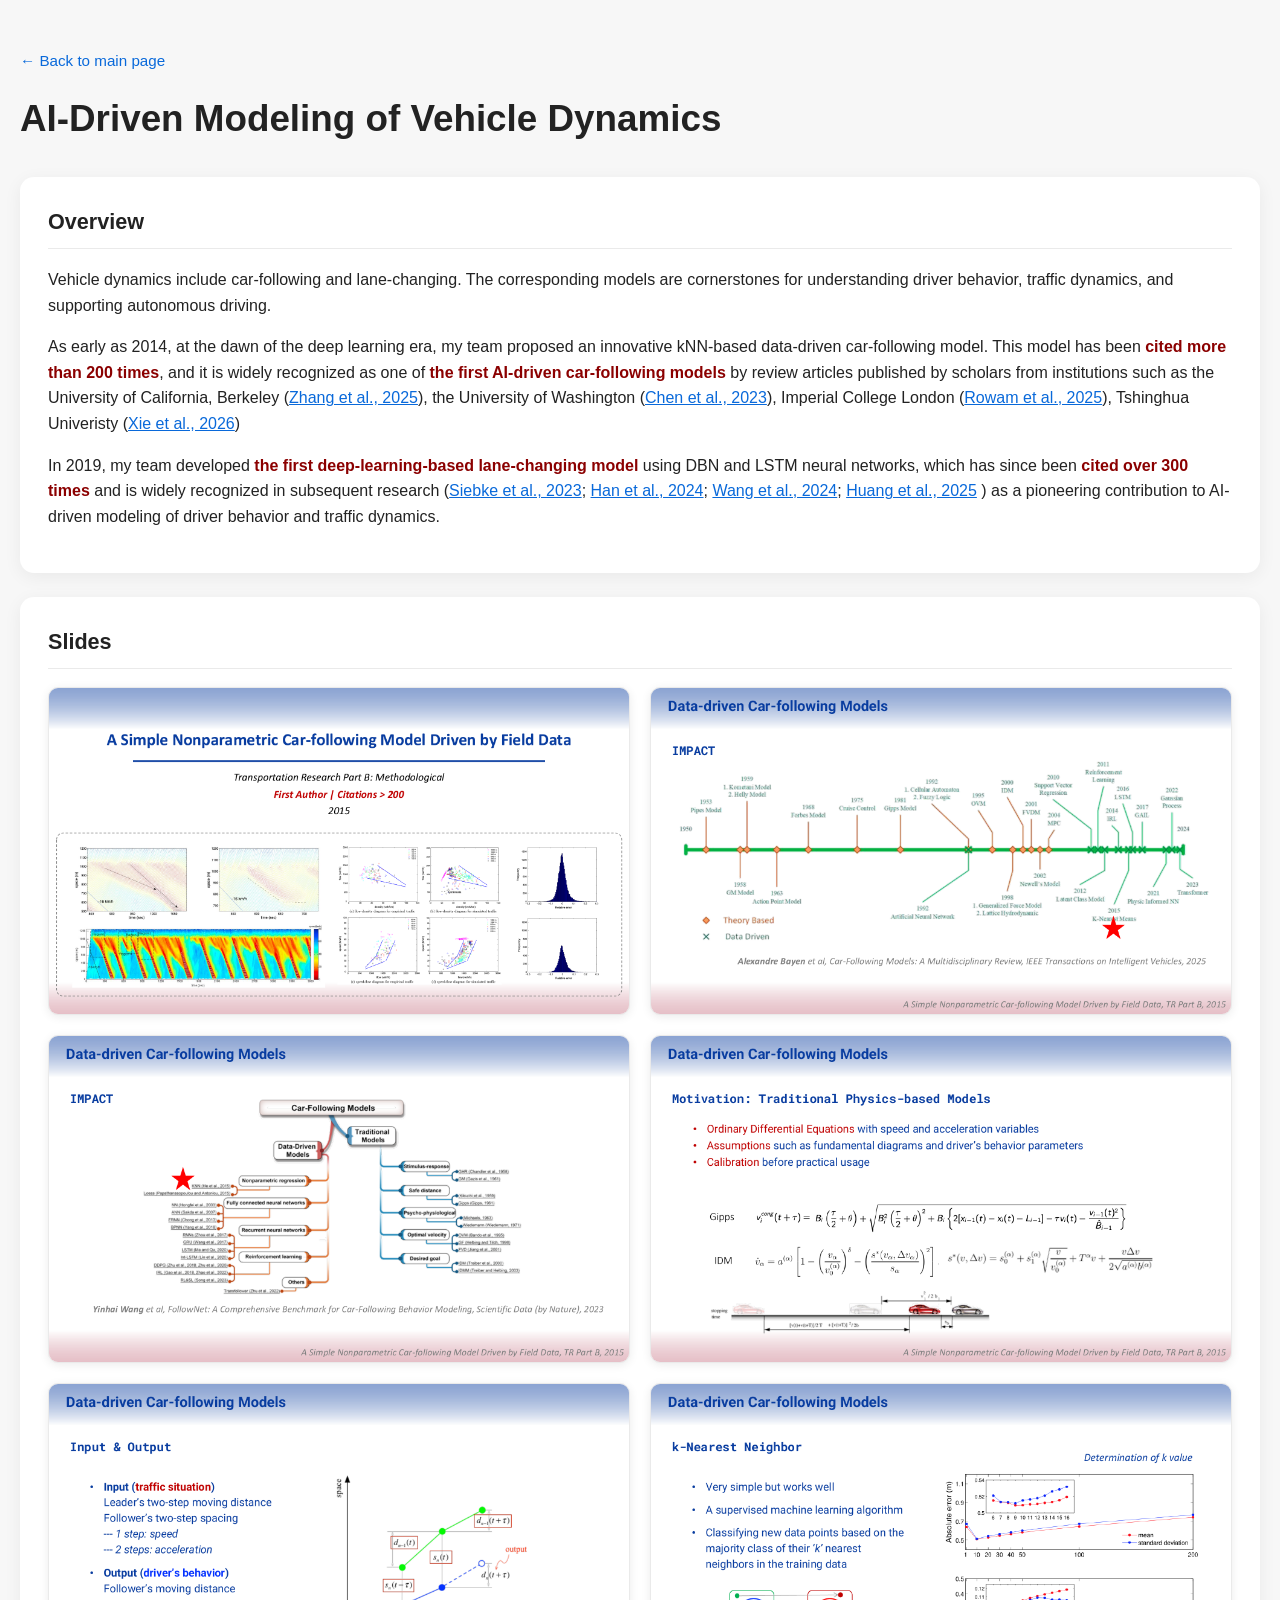
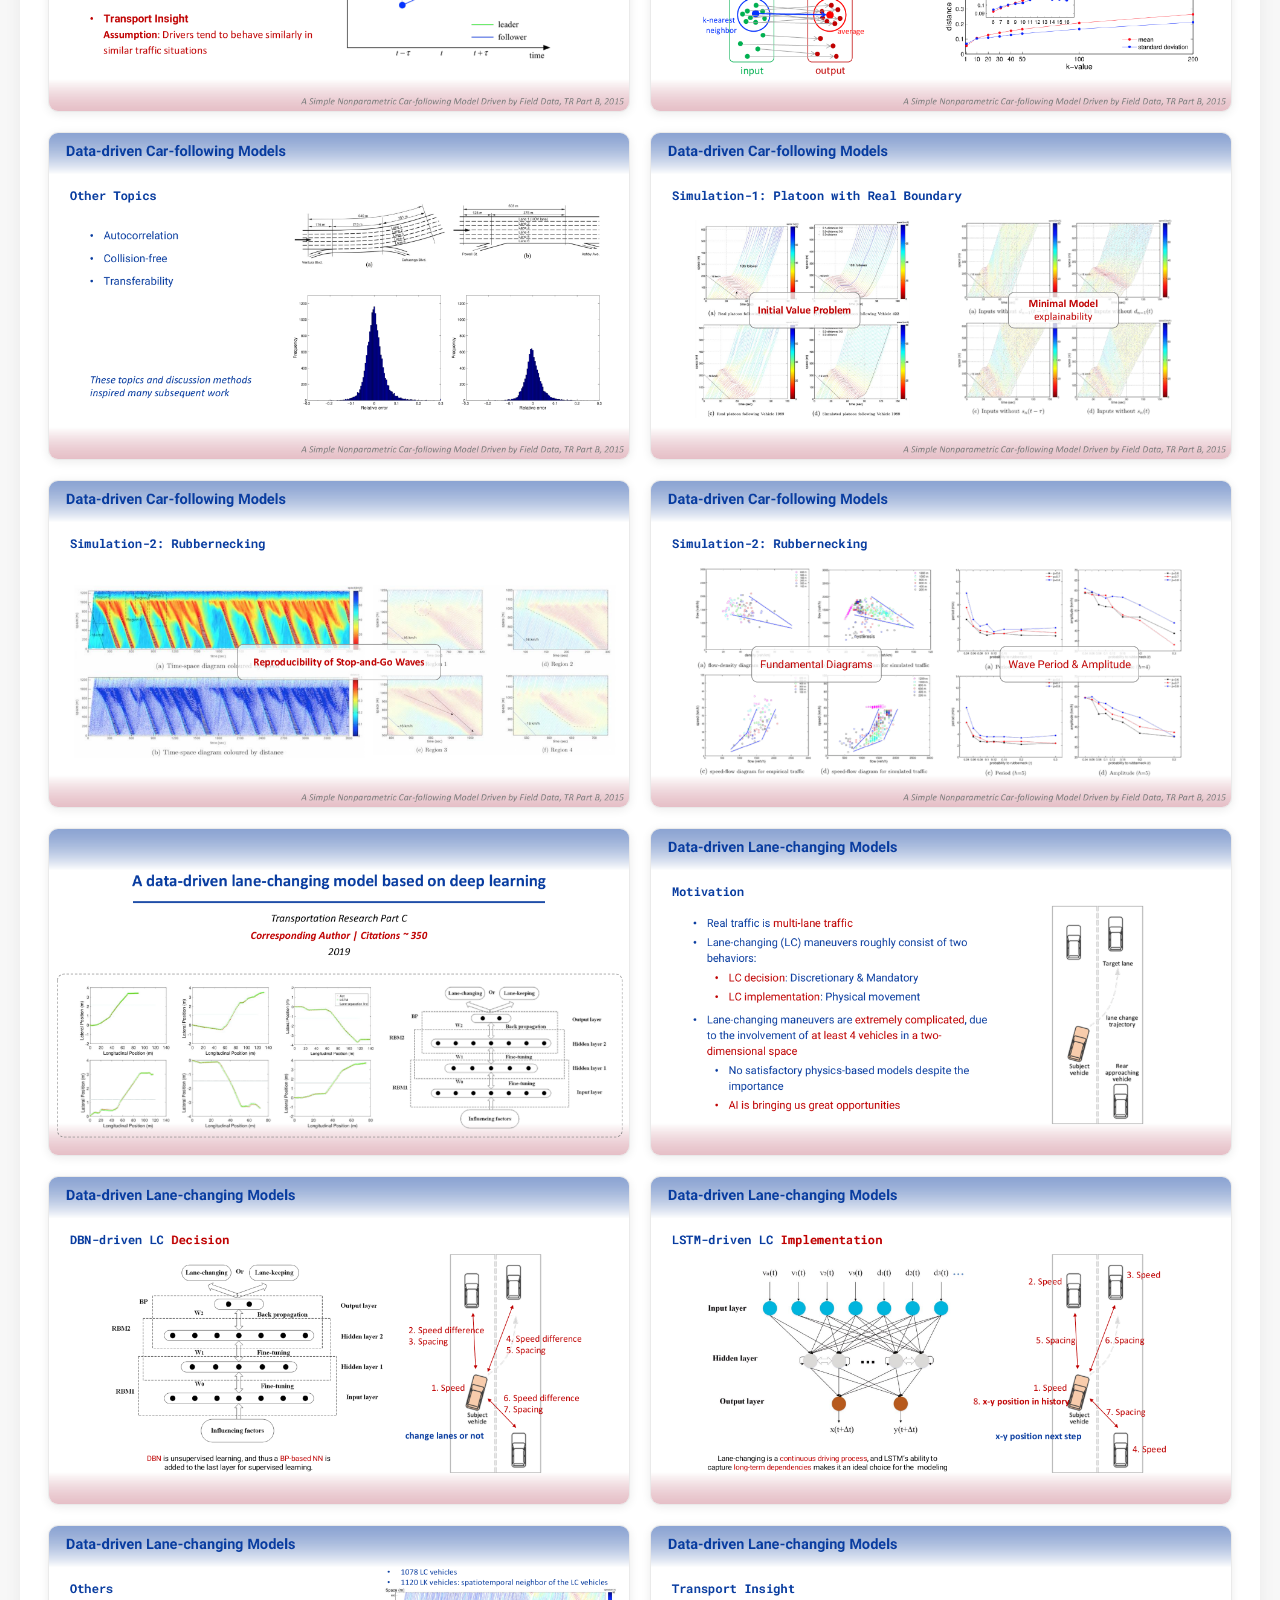
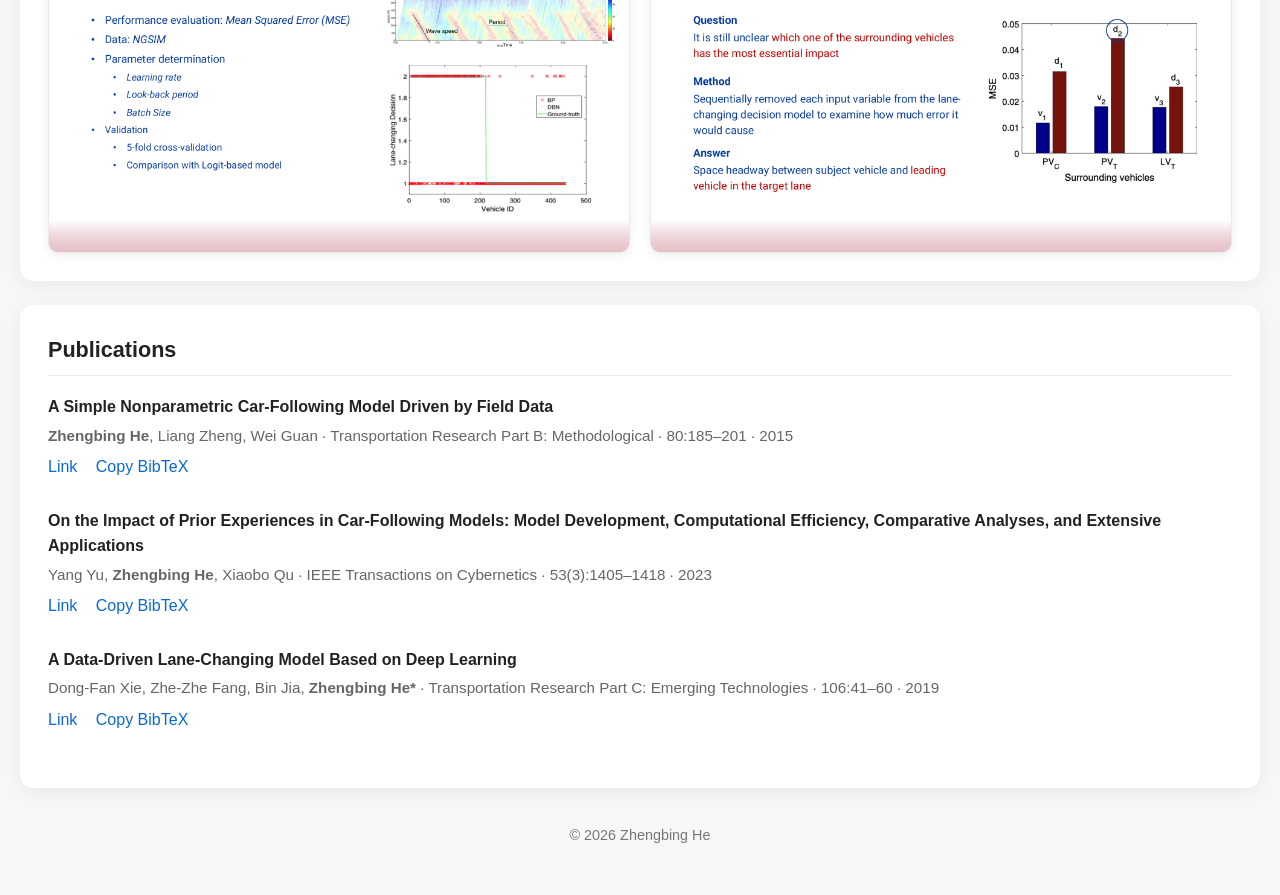
<file: 1/index.html>
<!DOCTYPE html>
<html lang="en">
<head>
  <meta charset="UTF-8" />
  <meta name="viewport" content="width=device-width, initial-scale=1.0" />

  <title>AI-Driven Modeling of Vehicle Dynamics | Zhengbing He</title>
  <meta
    name="description"
    content="Project page for Zhengbing He's pioneering work on AI-driven vehicle dynamics modeling, including data-driven car-following and deep-learning-based lane-changing models for driver behavior and traffic dynamics."
  />

  <style>
    * { box-sizing: border-box; }
    html { -webkit-text-size-adjust: 100%; text-size-adjust: 100%; }
    body { margin: 0; background: #f7f7f7; color: #222; font-family: -apple-system, BlinkMacSystemFont, "Segoe UI", Arial, sans-serif; line-height: 1.6; }
    img { max-width: 100%; height: auto; }
    .container { max-width: 1440px; margin: 0 auto; padding: 48px 20px; }
    header { margin-bottom: 36px; }
    h1 { margin: 0; font-size: 2.3rem; line-height: 1.2; }
    h2 { margin-top: 0; padding-bottom: 8px; border-bottom: 1px solid #eaeaea; font-size: 1.35rem; }
    p { margin-top: 0; }
    section { margin-bottom: 24px; padding: 28px; border-radius: 14px; background: #fff; box-shadow: 0 4px 18px rgba(0, 0, 0, 0.06); }
    footer { margin-top: 36px; color: #777; font-size: 0.9rem; text-align: center; }
    .back-link, .citation-link, .paper-links a, .paper-links button { color: #0969da; }
    .back-link { display: inline-block; margin-bottom: 24px; font-size: 0.95rem; text-decoration: none; }
    .emphasis { color: #8b0000; }
    .citation-sup { font-size: 0.75em; line-height: 0; }
    .work-list { margin: 12px 0 0; padding-left: 22px; }
    .work-list li { margin-bottom: 10px; }
    .overview-highlight { width: 80%; margin: 20px auto 22px; }
    .overview-highlight img, .media-grid img { display: block; width: 100%; border: 1px solid #eaeaea; border-radius: 10px; background: #fff; box-shadow: 0 2px 10px rgba(0, 0, 0, 0.08); }
    .media-grid { display: flex; flex-wrap: wrap; gap: 20px; }
    .media-grid figure { flex: 1 1 calc(50% - 10px); min-width: 280px; margin: 0; }
    .featured-paper { display: -webkit-box; display: flex; gap: 24px; align-items: center; min-width: 0; }
    .featured-paper figure { -webkit-box-flex: 0; flex: 0 0 20%; height: 160px; min-width: 0; margin: 0; overflow: hidden; border: 1px solid #eaeaea; border-radius: 10px; background: #fff; box-shadow: 0 2px 10px rgba(0, 0, 0, 0.08); }
    .featured-paper img { display: block; width: 100%; height: 100%; object-fit: contain; }
    .featured-paper-content { -webkit-box-flex: 1; flex: 1 1 auto; min-width: 0; }
    .paper { min-width: 0; margin-bottom: 20px; }
    .paper-title { margin-bottom: 4px; font-weight: 700; }
    .paper-index, .paper-meta { color: #666; }
    .paper-index { margin-right: 6px; font-weight: 700; }
    .paper-meta { margin-bottom: 6px; font-size: 0.95rem; }
    .paper-links a, .paper-links button { -webkit-appearance: none; appearance: none; display: inline-block; margin-right: 14px; margin-bottom: 8px; padding: 0; border: 0; background: none; font: inherit; font-weight: 500; text-decoration: none; cursor: pointer; }
    .feature-video { display: block; width: 50%; margin: 0 auto; border: 1px solid #eaeaea; border-radius: 10px; background: #000; box-shadow: 0 2px 10px rgba(0, 0, 0, 0.08); }
    @media (max-width: 600px) {
      .container { padding: 32px 16px; }
      section { padding: 22px; }
      h1 { font-size: 1.9rem; }
      .overview-highlight, .feature-video { width: 100%; }
      .media-grid { display: block; }
      .media-grid figure { min-width: 0; margin-bottom: 20px; }
      .featured-paper { display: block; }
      .featured-paper figure { width: 100%; height: 180px; margin-bottom: 16px; }
    }
  </style>
</head>

<body>
  <main class="container">
    <header>
      <a class="back-link" href="https://www.GoTrafficGo.com">← Back to main page</a>
      <h1>AI-Driven Modeling of Vehicle Dynamics</h1>
    </header>

    <section>
      <h2>Overview</h2>

      <p>
        Vehicle dynamics include car-following and lane-changing.
        The corresponding models are cornerstones for understanding driver behavior,
        traffic dynamics, and supporting autonomous driving.
      </p>

      <p>
        As early as 2014, at the dawn of the deep learning era, my team proposed an innovative
        kNN-based data-driven car-following model. 
        This model has been <strong class="emphasis">cited more than 200 times</strong>,
        and it is widely recognized as one of <strong class="emphasis">the first AI-driven car-following models</strong>
        by review articles published by scholars from institutions such as
        the University of California, Berkeley (<a class="citation-link" href="https://ieeexplore.ieee.org/document/10547481">Zhang et al., 2025</a>),
        the University of Washington (<a class="citation-link" href="https://www.nature.com/articles/s41597-023-02718-7">Chen et al., 2023</a>),
        Imperial College London (<a class="citation-link" href="https://doi.org/10.1016/j.commtr.2025.100164" target="_blank" rel="noopener noreferrer">Rowam et al., 2025</a>),
        Tshinghua Univeristy (<a class="citation-link" href="https://doi.org/10.1016/j.trc.2026.105840" target="_blank" rel="noopener noreferrer">Xie et al., 2026</a>)
      </p>

      <p>
        In 2019, my team developed <strong class="emphasis">the first deep-learning-based lane-changing model</strong> using DBN
        and LSTM neural networks, which has since been <strong class="emphasis">cited over 300 times</strong> and is widely recognized
        in subsequent research (<a class="citation-link" href="https://ieeexplore.ieee.org/document/9954276">Siebke et al., 2023</a>;
        <a class="citation-link" href="https://doi.org/10.1016/j.trc.2024.104841" target="_blank" rel="noopener noreferrer">Han et al., 2024</a>;
        <a class="citation-link" href="https://ieeexplore.ieee.org/document/10321740">Wang et al., 2024</a>;
        <a class="citation-link" href="https://ieeexplore.ieee.org/document/10855350">Huang et al., 2025</a>
        ) as a pioneering contribution to AI-driven modeling of driver behavior
        and traffic dynamics.
      </p>
    </section>

    <section>
      <h2>Slides</h2>

      <div class="media-grid">
        <figure>
          <img src="images/page-01.png" alt="Project presentation slide 1" />
        </figure>
        <figure>
          <img src="images/page-02.png" alt="Project presentation slide 2" />
        </figure>
        <figure>
          <img src="images/page-03.png" alt="Project presentation slide 3" loading="lazy" />
        </figure>
        <figure>
          <img src="images/page-04.png" alt="Project presentation slide 4" loading="lazy" />
        </figure>
        <figure>
          <img src="images/page-05.png" alt="Project presentation slide 5" loading="lazy" />
        </figure>
        <figure>
          <img src="images/page-06.png" alt="Project presentation slide 6" loading="lazy" />
        </figure>
        <figure>
          <img src="images/page-07.png" alt="Project presentation slide 7" loading="lazy" />
        </figure>
        <figure>
          <img src="images/page-08.png" alt="Project presentation slide 8" loading="lazy" />
        </figure>
        <figure>
          <img src="images/page-09.png" alt="Project presentation slide 9" loading="lazy" />
        </figure>
        <figure>
          <img src="images/page-10.png" alt="Project presentation slide 10" loading="lazy" />
        </figure>
        <figure>
          <img src="images/page-11.png" alt="Project presentation slide 11" loading="lazy" />
        </figure>
        <figure>
          <img src="images/page-12.png" alt="Project presentation slide 12" loading="lazy" />
        </figure>
        <figure>
          <img src="images/page-13.png" alt="Project presentation slide 13" loading="lazy" />
        </figure>
        <figure>
          <img src="images/page-14.png" alt="Project presentation slide 14" loading="lazy" />
        </figure>
        <figure>
          <img src="images/page-15.png" alt="Project presentation slide 15" loading="lazy" />
        </figure>
        <figure>
          <img src="images/page-16.png" alt="Project presentation slide 16" loading="lazy" />
        </figure>
      </div>
    </section>

    <section>
      <h2>Publications</h2>

      <div class="paper">
        <div class="paper-title">
          A Simple Nonparametric Car-Following Model Driven by Field Data
        </div>
        <div class="paper-meta">
          <strong>Zhengbing He</strong>, Liang Zheng, Wei Guan · Transportation Research Part B: Methodological · 80:185–201 · 2015
        </div>
        <div class="paper-links">
          <a href="https://doi.org/10.1016/j.trb.2015.07.010" target="_blank" rel="noopener noreferrer">Link</a>
          <button onclick="copyText(bibtexHe2015)">Copy BibTeX</button>
        </div>
      </div>

      <div class="paper">
        <div class="paper-title">
          On the Impact of Prior Experiences in Car-Following Models: Model Development, Computational Efficiency, Comparative Analyses, and Extensive Applications
        </div>
        <div class="paper-meta">
          Yang Yu, <strong>Zhengbing He</strong>, Xiaobo Qu · IEEE Transactions on Cybernetics · 53(3):1405–1418 · 2023
        </div>
        <div class="paper-links">
          <a href="https://doi.org/10.1109/TCYB.2021.3095154" target="_blank" rel="noopener noreferrer">Link</a>
          <button onclick="copyText(bibtexYu2023)">Copy BibTeX</button>
        </div>
      </div>

      <div class="paper">
        <div class="paper-title">
          A Data-Driven Lane-Changing Model Based on Deep Learning
        </div>
        <div class="paper-meta">
          Dong-Fan Xie, Zhe-Zhe Fang, Bin Jia, <strong>Zhengbing He*</strong> · Transportation Research Part C: Emerging Technologies · 106:41–60 · 2019
        </div>
        <div class="paper-links">
          <a href="https://doi.org/10.1016/j.trc.2019.07.002" target="_blank" rel="noopener noreferrer">Link</a>
          <button onclick="copyText(bibtexXie2019)">Copy BibTeX</button>
        </div>
      </div>
    </section>

    <footer>
      © 2026 Zhengbing He
    </footer>
  </main>

  <script>
    const bibtexHe2015 = `@article{he2015simple,
  title = {A simple nonparametric car-following model driven by field data},
  author = {He, Zhengbing and Zheng, Liang and Guan, Wei},
  journal = {Transportation Research Part B: Methodological},
  volume = {80},
  pages = {185--201},
  year = {2015},
  doi = {10.1016/j.trb.2015.07.010}
}`;

    const bibtexYu2023 = `@article{yu2023impact,
  title = {On the impact of prior experiences in car-following models: Model development, computational efficiency, comparative analyses, and extensive applications},
  author = {Yu, Yang and He, Zhengbing and Qu, Xiaobo},
  journal = {IEEE Transactions on Cybernetics},
  volume = {53},
  number = {3},
  pages = {1405--1418},
  year = {2023},
  doi = {10.1109/TCYB.2021.3095154}
}`;

    const bibtexXie2019 = `@article{xie2019data,
  title = {A data-driven lane-changing model based on deep learning},
  author = {Xie, Dong-Fan and Fang, Zhe-Zhe and Jia, Bin and He, Zhengbing},
  journal = {Transportation Research Part C: Emerging Technologies},
  volume = {106},
  pages = {41--60},
  year = {2019},
  doi = {10.1016/j.trc.2019.07.002}
}`;

    function copyText(text) {
      navigator.clipboard.writeText(text).then(() => {
        alert("BibTeX copied to clipboard.");
      });
    }
  </script>
</body>
</html>
</file>
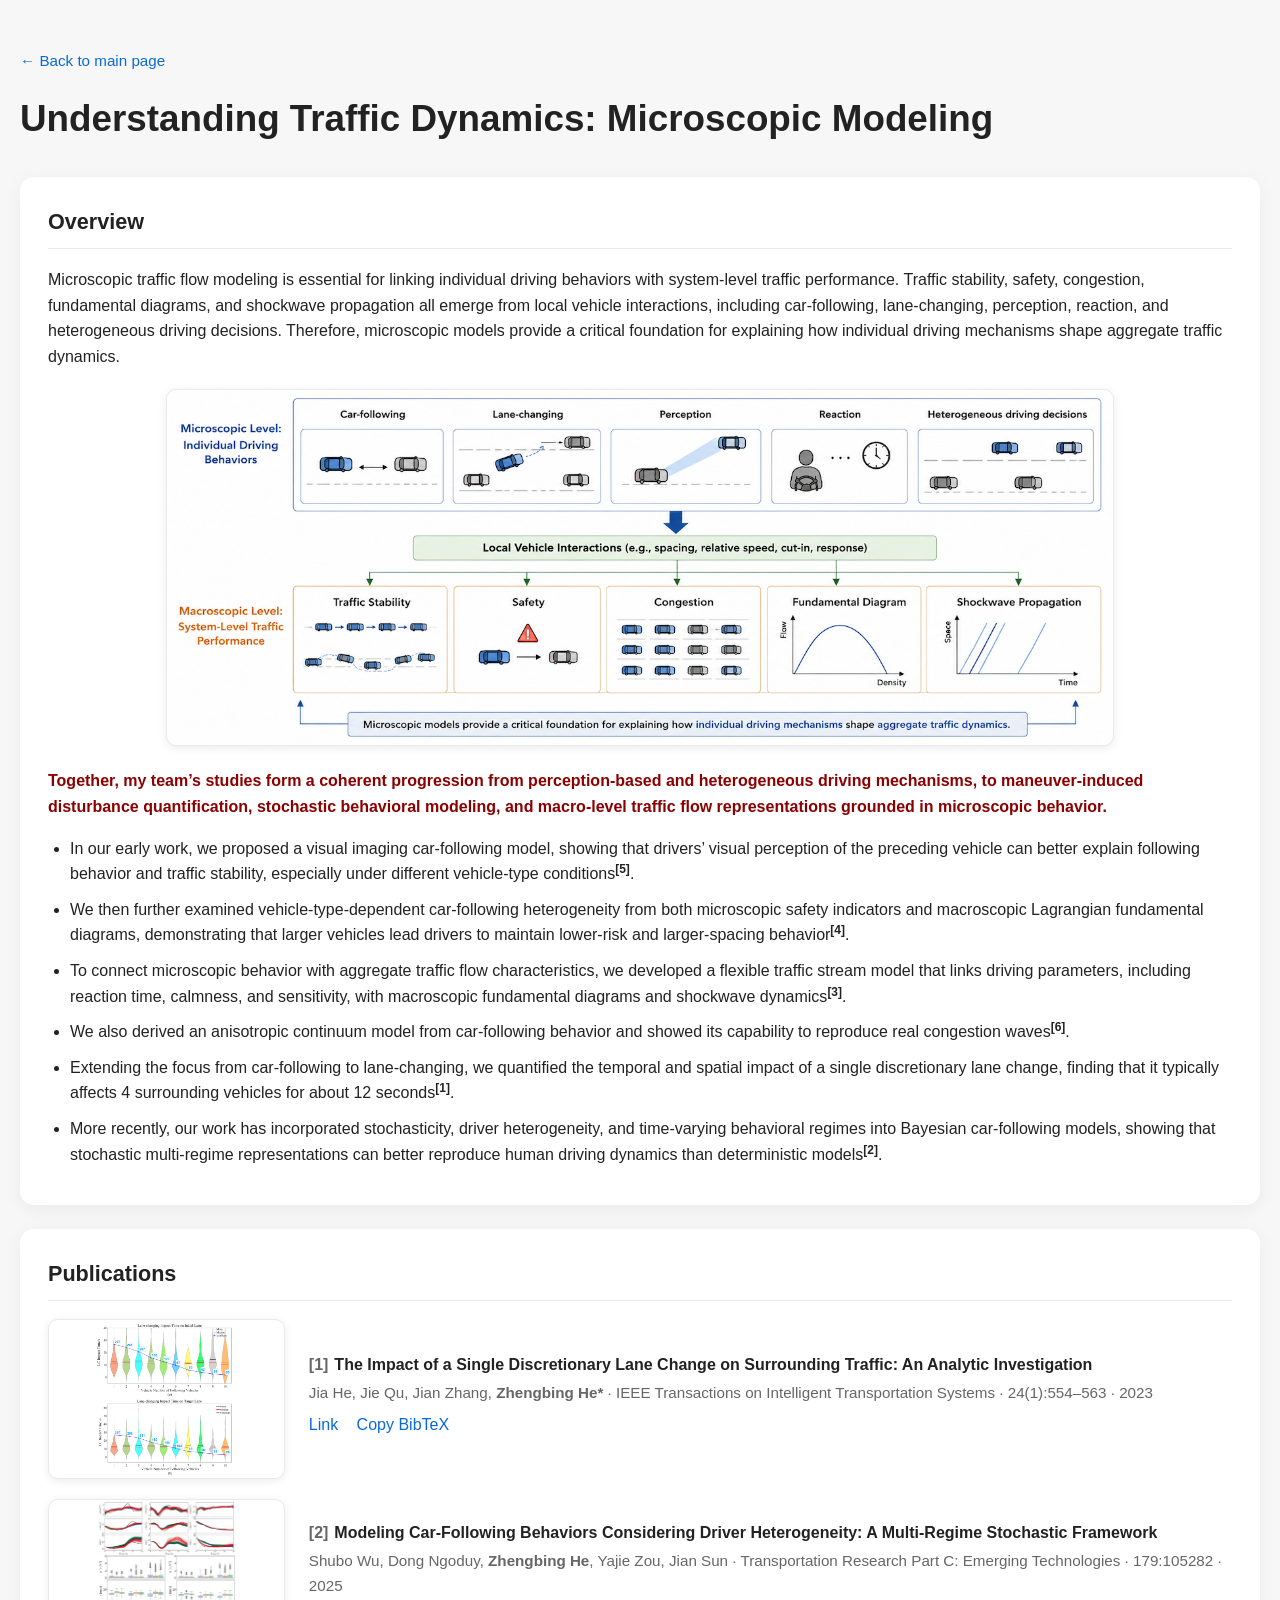
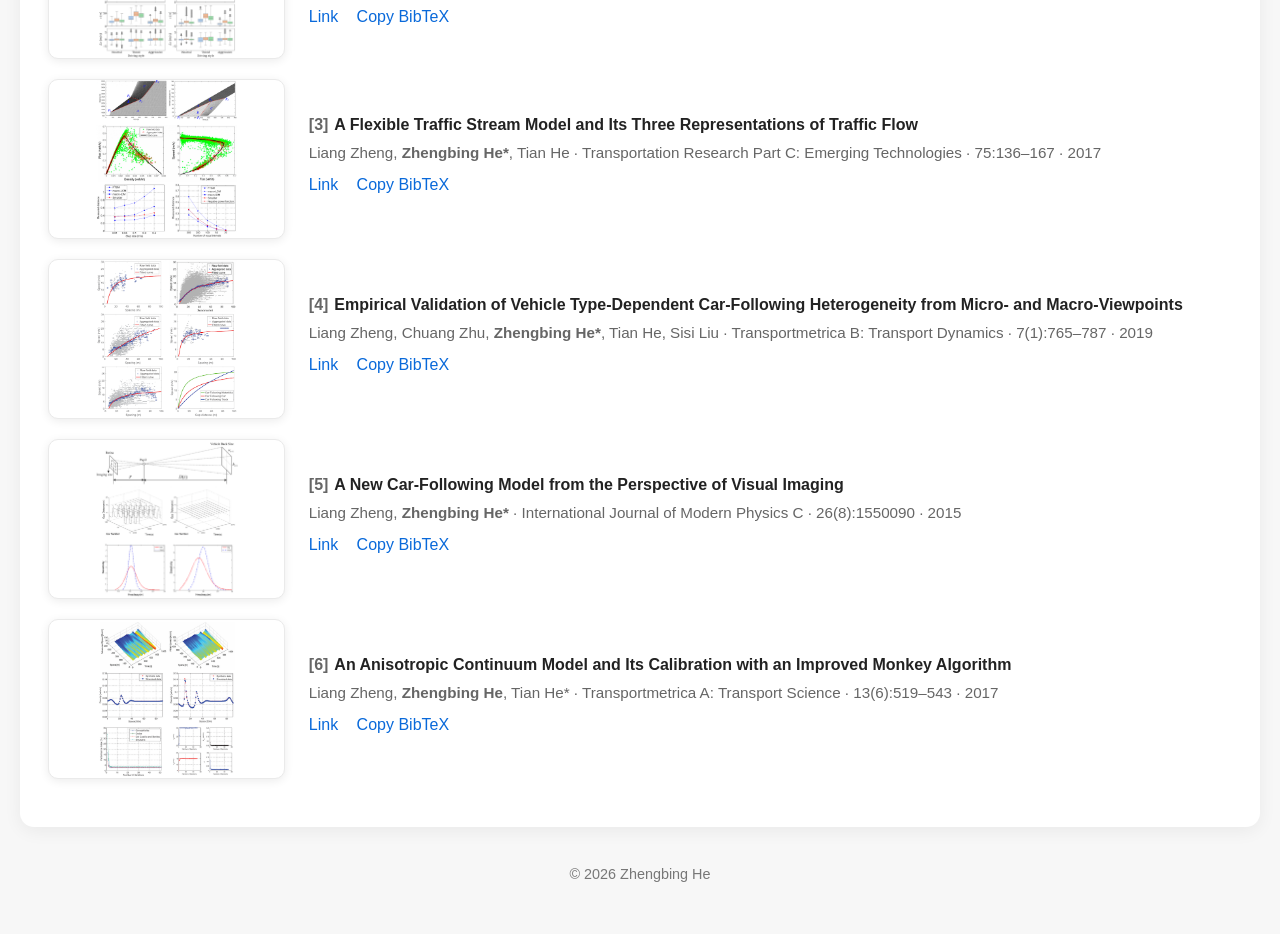
<file: 2/index.html>
<!DOCTYPE html>
<html lang="en">
<head>
  <meta charset="UTF-8" />
  <meta name="viewport" content="width=device-width, initial-scale=1.0" />

  <title>Understanding Traffic Dynamics: Microscopic Modeling | Zhengbing He</title>
  <meta
    name="description"
    content="Project page for Zhengbing He's work on microscopic traffic flow modeling, linking car-following, lane-changing, driver heterogeneity, and traffic stream models to system-level traffic dynamics."
  />

  <style>
    * { box-sizing: border-box; }
    html { -webkit-text-size-adjust: 100%; text-size-adjust: 100%; }
    body { margin: 0; background: #f7f7f7; color: #222; font-family: -apple-system, BlinkMacSystemFont, "Segoe UI", Arial, sans-serif; line-height: 1.6; }
    img { max-width: 100%; height: auto; }
    .container { max-width: 1440px; margin: 0 auto; padding: 48px 20px; }
    header { margin-bottom: 36px; }
    h1 { margin: 0; font-size: 2.3rem; line-height: 1.2; }
    h2 { margin-top: 0; padding-bottom: 8px; border-bottom: 1px solid #eaeaea; font-size: 1.35rem; }
    p { margin-top: 0; }
    section { margin-bottom: 24px; padding: 28px; border-radius: 14px; background: #fff; box-shadow: 0 4px 18px rgba(0, 0, 0, 0.06); }
    footer { margin-top: 36px; color: #777; font-size: 0.9rem; text-align: center; }
    .back-link, .citation-link, .paper-links a, .paper-links button { color: #0969da; }
    .back-link { display: inline-block; margin-bottom: 24px; font-size: 0.95rem; text-decoration: none; }
    .emphasis { color: #8b0000; }
    .citation-sup { font-size: 0.75em; line-height: 0; }
    .work-list { margin: 12px 0 0; padding-left: 22px; }
    .work-list li { margin-bottom: 10px; }
    .overview-highlight { width: 80%; margin: 20px auto 22px; }
    .overview-highlight img, .media-grid img { display: block; width: 100%; border: 1px solid #eaeaea; border-radius: 10px; background: #fff; box-shadow: 0 2px 10px rgba(0, 0, 0, 0.08); }
    .media-grid { display: flex; flex-wrap: wrap; gap: 20px; }
    .media-grid figure { flex: 1 1 calc(50% - 10px); min-width: 280px; margin: 0; }
    .featured-paper { display: -webkit-box; display: flex; gap: 24px; align-items: center; min-width: 0; }
    .featured-paper figure { -webkit-box-flex: 0; flex: 0 0 20%; height: 160px; min-width: 0; margin: 0; overflow: hidden; border: 1px solid #eaeaea; border-radius: 10px; background: #fff; box-shadow: 0 2px 10px rgba(0, 0, 0, 0.08); }
    .featured-paper img { display: block; width: 100%; height: 100%; object-fit: contain; }
    .featured-paper-content { -webkit-box-flex: 1; flex: 1 1 auto; min-width: 0; }
    .paper { min-width: 0; margin-bottom: 20px; }
    .paper-title { margin-bottom: 4px; font-weight: 700; }
    .paper-index, .paper-meta { color: #666; }
    .paper-index { margin-right: 6px; font-weight: 700; }
    .paper-meta { margin-bottom: 6px; font-size: 0.95rem; }
    .paper-links a, .paper-links button { -webkit-appearance: none; appearance: none; display: inline-block; margin-right: 14px; margin-bottom: 8px; padding: 0; border: 0; background: none; font: inherit; font-weight: 500; text-decoration: none; cursor: pointer; }
    .feature-video { display: block; width: 50%; margin: 0 auto; border: 1px solid #eaeaea; border-radius: 10px; background: #000; box-shadow: 0 2px 10px rgba(0, 0, 0, 0.08); }
    @media (max-width: 600px) {
      .container { padding: 32px 16px; }
      section { padding: 22px; }
      h1 { font-size: 1.9rem; }
      .overview-highlight, .feature-video { width: 100%; }
      .media-grid { display: block; }
      .media-grid figure { min-width: 0; margin-bottom: 20px; }
      .featured-paper { display: block; }
      .featured-paper figure { width: 100%; height: 180px; margin-bottom: 16px; }
    }
  </style>
</head>

<body>
  <main class="container">
    <header>
      <a class="back-link" href="https://www.GoTrafficGo.com">← Back to main page</a>
      <h1>Understanding Traffic Dynamics: Microscopic Modeling</h1>
    </header>

    <section>
      <h2>Overview</h2>

      <p>
      Microscopic traffic flow modeling is essential for linking individual driving behaviors with system-level traffic performance. 
      Traffic stability, safety, congestion, fundamental diagrams, and shockwave propagation all emerge from local vehicle interactions, 
      including car-following, lane-changing, perception, reaction, and heterogeneous driving decisions. 
      Therefore, microscopic models provide a critical foundation for explaining how individual driving mechanisms shape aggregate traffic dynamics.
      </p>

      <figure class="overview-highlight">
        <img src="images/highlight.png" alt="Overview highlight of microscopic traffic flow modeling studies" />
      </figure>

      <p>
      <strong class="emphasis">Together, my team’s studies form a coherent progression from perception-based and heterogeneous driving mechanisms, 
      to maneuver-induced disturbance quantification, stochastic behavioral modeling, 
        and macro-level traffic flow representations grounded in microscopic behavior.</strong>
      </p>

      <ul class="work-list">
        <li>
          In our early work, we proposed a visual imaging car-following model, showing that drivers’ visual perception of the preceding vehicle can better explain following behavior and traffic stability, especially under different vehicle-type conditions<sup class="citation-sup"><strong>[5]</strong></sup>.
        </li>
        <li>
          We then further examined vehicle-type-dependent car-following heterogeneity from both microscopic safety indicators and macroscopic Lagrangian fundamental diagrams, demonstrating that larger vehicles lead drivers to maintain lower-risk and larger-spacing behavior<sup class="citation-sup"><strong>[4]</strong></sup>.
        </li>
        <li>
          To connect microscopic behavior with aggregate traffic flow characteristics, we developed a flexible traffic stream model that links driving parameters, including reaction time, calmness, and sensitivity, with macroscopic fundamental diagrams and shockwave dynamics<sup class="citation-sup"><strong>[3]</strong></sup>.
        </li>
        <li>
          We also derived an anisotropic continuum model from car-following behavior and showed its capability to reproduce real congestion waves<sup class="citation-sup"><strong>[6]</strong></sup>.
        </li>
        <li>
          Extending the focus from car-following to lane-changing, we quantified the temporal and spatial impact of a single discretionary lane change, finding that it typically affects 4 surrounding vehicles for about 12 seconds<sup class="citation-sup"><strong>[1]</strong></sup>.
        </li>
        <li>
          More recently, our work has incorporated stochasticity, driver heterogeneity, and time-varying behavioral regimes into Bayesian car-following models, showing that stochastic multi-regime representations can better reproduce human driving dynamics than deterministic models<sup class="citation-sup"><strong>[2]</strong></sup>.
        </li>
      </ul>
    </section>

    <section>
      <h2>Publications</h2>

      <div class="paper featured-paper">
        <figure>
          <img
            src="images/lane-changing-impact-time.png"
            alt="Lane-changing impact time on initial lane and target lane"
          />
        </figure>
        <div class="featured-paper-content">
          <div class="paper-title">
            <span class="paper-index">[1]</span>The Impact of a Single Discretionary Lane Change on Surrounding Traffic: An Analytic Investigation
          </div>
          <div class="paper-meta">
            Jia He, Jie Qu, Jian Zhang, <strong>Zhengbing He*</strong> · IEEE Transactions on Intelligent Transportation Systems · 24(1):554–563 · 2023
          </div>
          <div class="paper-links">
            <a href="https://doi.org/10.1109/TITS.2022.3209668" target="_blank" rel="noopener noreferrer">Link</a>
            <button onclick="copyText(bibtexHe2023)">Copy BibTeX</button>
          </div>
        </div>
      </div>

      <div class="paper featured-paper">
        <figure>
          <img
            src="images/car-following-heterogeneity.png"
            alt="Modeling car-following behaviors considering driver heterogeneity"
          />
        </figure>
        <div class="featured-paper-content">
          <div class="paper-title">
            <span class="paper-index">[2]</span>Modeling Car-Following Behaviors Considering Driver Heterogeneity: A Multi-Regime Stochastic Framework
          </div>
          <div class="paper-meta">
            Shubo Wu, Dong Ngoduy, <strong>Zhengbing He</strong>, Yajie Zou, Jian Sun · Transportation Research Part C: Emerging Technologies · 179:105282 · 2025
          </div>
          <div class="paper-links">
            <a href="https://doi.org/10.1016/j.trc.2025.105282" target="_blank" rel="noopener noreferrer">Link</a>
            <button onclick="copyText(bibtexWu2025)">Copy BibTeX</button>
          </div>
        </div>
      </div>

      <div class="paper featured-paper">
        <figure>
          <img
            src="images/flexible-traffic-stream-model.png"
            alt="A flexible traffic stream model and its three representations of traffic flow"
          />
        </figure>
        <div class="featured-paper-content">
          <div class="paper-title">
            <span class="paper-index">[3]</span>A Flexible Traffic Stream Model and Its Three Representations of Traffic Flow
          </div>
          <div class="paper-meta">
            Liang Zheng, <strong>Zhengbing He*</strong>, Tian He · Transportation Research Part C: Emerging Technologies · 75:136–167 · 2017
          </div>
          <div class="paper-links">
            <a href="https://doi.org/10.1016/j.trc.2016.12.006" target="_blank" rel="noopener noreferrer">Link</a>
            <button onclick="copyText(bibtexZheng2017Flexible)">Copy BibTeX</button>
          </div>
        </div>
      </div>

      <div class="paper featured-paper">
        <figure>
          <img
            src="images/vehicle-type-dependent-heterogeneity.png"
            alt="Empirical validation of vehicle type-dependent car-following heterogeneity"
          />
        </figure>
        <div class="featured-paper-content">
          <div class="paper-title">
            <span class="paper-index">[4]</span>Empirical Validation of Vehicle Type-Dependent Car-Following Heterogeneity from Micro- and Macro-Viewpoints
          </div>
          <div class="paper-meta">
            Liang Zheng, Chuang Zhu, <strong>Zhengbing He*</strong>, Tian He, Sisi Liu · Transportmetrica B: Transport Dynamics · 7(1):765–787 · 2019
          </div>
          <div class="paper-links">
            <a href="https://doi.org/10.1080/21680566.2018.1517057" target="_blank" rel="noopener noreferrer">Link</a>
            <button onclick="copyText(bibtexZheng2019)">Copy BibTeX</button>
          </div>
        </div>
      </div>

      <div class="paper featured-paper">
        <figure>
          <img
            src="images/visual-imaging-car-following.png"
            alt="A new car-following model from the perspective of visual imaging"
          />
        </figure>
        <div class="featured-paper-content">
          <div class="paper-title">
            <span class="paper-index">[5]</span>A New Car-Following Model from the Perspective of Visual Imaging
          </div>
          <div class="paper-meta">
            Liang Zheng, <strong>Zhengbing He*</strong> · International Journal of Modern Physics C · 26(8):1550090 · 2015
          </div>
          <div class="paper-links">
            <a href="https://doi.org/10.1142/S0129183115500904" target="_blank" rel="noopener noreferrer">Link</a>
            <button onclick="copyText(bibtexZheng2015)">Copy BibTeX</button>
          </div>
        </div>
      </div>

      <div class="paper featured-paper">
        <figure>
          <img
            src="images/anisotropic-continuum-model.png"
            alt="An anisotropic continuum model and its calibration with an improved monkey algorithm"
          />
        </figure>
        <div class="featured-paper-content">
          <div class="paper-title">
            <span class="paper-index">[6]</span>An Anisotropic Continuum Model and Its Calibration with an Improved Monkey Algorithm
          </div>
          <div class="paper-meta">
            Liang Zheng, <strong>Zhengbing He</strong>, Tian He* · Transportmetrica A: Transport Science · 13(6):519–543 · 2017
          </div>
          <div class="paper-links">
            <a href="https://doi.org/10.1080/23249935.2017.1299814" target="_blank" rel="noopener noreferrer">Link</a>
            <button onclick="copyText(bibtexZheng2017Anisotropic)">Copy BibTeX</button>
          </div>
        </div>
      </div>
    </section>

    <footer>
      © 2026 Zhengbing He
    </footer>
  </main>

  <script>
    const bibtexHe2023 = `@article{he2023impact,
  title = {The impact of a single discretionary lane change on surrounding traffic: An analytic investigation},
  author = {He, Jia and Qu, Jie and Zhang, Jian and He, Zhengbing},
  journal = {IEEE Transactions on Intelligent Transportation Systems},
  volume = {24},
  number = {1},
  pages = {554--563},
  year = {2023},
  doi = {10.1109/TITS.2022.3209668}
}`;

    const bibtexWu2025 = `@article{wu2025modeling,
  title = {Modeling car-following behaviors considering driver heterogeneity: A multi-regime stochastic framework},
  author = {Wu, Shubo and Ngoduy, Dong and He, Zhengbing and Zou, Yajie and Sun, Jian},
  journal = {Transportation Research Part C: Emerging Technologies},
  volume = {179},
  pages = {105282},
  year = {2025},
  doi = {10.1016/j.trc.2025.105282}
}`;

    const bibtexZheng2017Flexible = `@article{zheng2017flexible,
  title = {A flexible traffic stream model and its three representations of traffic flow},
  author = {Zheng, Liang and He, Zhengbing and He, Tian},
  journal = {Transportation Research Part C: Emerging Technologies},
  volume = {75},
  pages = {136--167},
  year = {2017},
  doi = {10.1016/j.trc.2016.12.006}
}`;

    const bibtexZheng2019 = `@article{zheng2019empirical,
  title = {Empirical validation of vehicle type-dependent car-following heterogeneity from micro- and macro-viewpoints},
  author = {Zheng, Liang and Zhu, Chuang and He, Zhengbing and He, Tian and Liu, Sisi},
  journal = {Transportmetrica B: Transport Dynamics},
  volume = {7},
  number = {1},
  pages = {765--787},
  year = {2019},
  doi = {10.1080/21680566.2018.1517057}
}`;

    const bibtexZheng2015 = `@article{zheng2015visual,
  title = {A new car-following model from the perspective of visual imaging},
  author = {Zheng, Liang and He, Zhengbing},
  journal = {International Journal of Modern Physics C},
  volume = {26},
  number = {8},
  pages = {1550090},
  year = {2015},
  doi = {10.1142/S0129183115500904}
}`;

    const bibtexZheng2017Anisotropic = `@article{zheng2017anisotropic,
  title = {An anisotropic continuum model and its calibration with an improved monkey algorithm},
  author = {Zheng, Liang and He, Zhengbing and He, Tian},
  journal = {Transportmetrica A: Transport Science},
  volume = {13},
  number = {6},
  pages = {519--543},
  year = {2017},
  doi = {10.1080/23249935.2017.1299814}
}`;

    function copyText(text) {
      navigator.clipboard.writeText(text).then(() => {
        alert("BibTeX copied to clipboard.");
      });
    }
  </script>
</body>
</html>
</file>
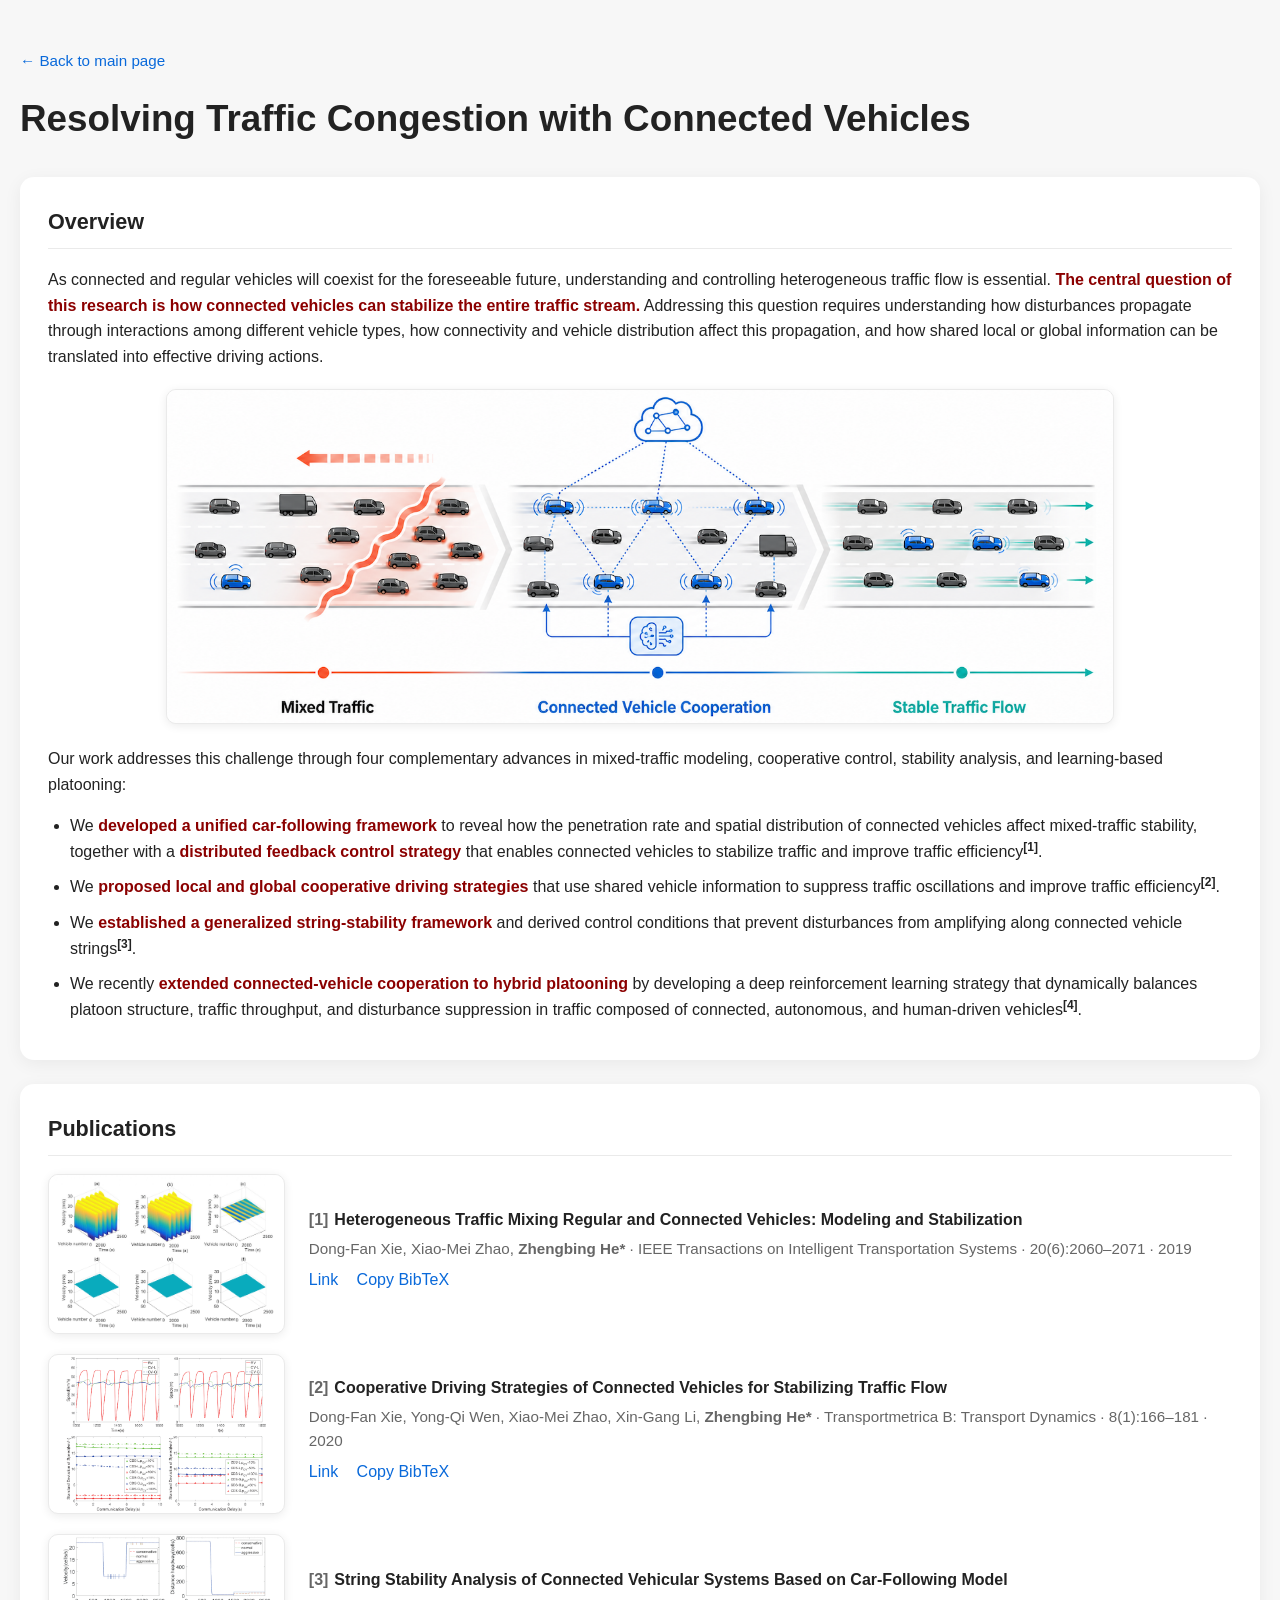
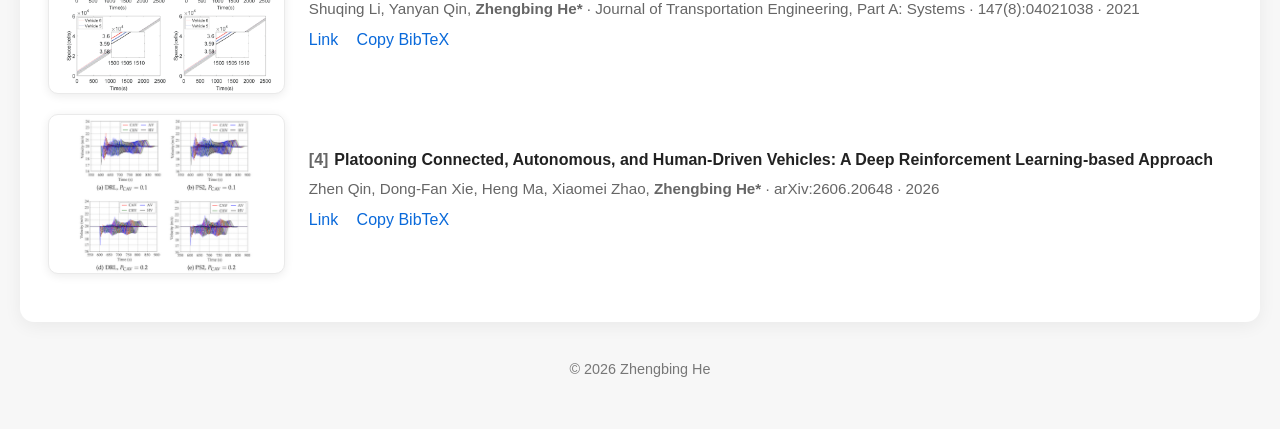
<file: 4/index.html>
<!DOCTYPE html>
<html lang="en">
<head>
  <meta charset="UTF-8" />
  <meta name="viewport" content="width=device-width, initial-scale=1.0" />

  <title>Resolving Traffic Congestion with Connected Vehicles | Zhengbing He</title>
  <meta
    name="description"
    content="Project page for Zhengbing He's research on using connected vehicles, cooperative driving strategies, and stability analysis to suppress traffic oscillations and improve heterogeneous traffic flow."
  />

  <style>
    * { box-sizing: border-box; }
    html { -webkit-text-size-adjust: 100%; text-size-adjust: 100%; }
    body { margin: 0; background: #f7f7f7; color: #222; font-family: -apple-system, BlinkMacSystemFont, "Segoe UI", Arial, sans-serif; line-height: 1.6; }
    img { max-width: 100%; height: auto; }
    .container { max-width: 1440px; margin: 0 auto; padding: 48px 20px; }
    header { margin-bottom: 36px; }
    h1 { margin: 0; font-size: 2.3rem; line-height: 1.2; }
    h2 { margin-top: 0; padding-bottom: 8px; border-bottom: 1px solid #eaeaea; font-size: 1.35rem; }
    p { margin-top: 0; }
    section { margin-bottom: 24px; padding: 28px; border-radius: 14px; background: #fff; box-shadow: 0 4px 18px rgba(0, 0, 0, 0.06); }
    footer { margin-top: 36px; color: #777; font-size: 0.9rem; text-align: center; }
    .back-link, .citation-link, .paper-links a, .paper-links button { color: #0969da; }
    .back-link { display: inline-block; margin-bottom: 24px; font-size: 0.95rem; text-decoration: none; }
    .emphasis { color: #8b0000; }
    .citation-sup { font-size: 0.75em; line-height: 0; }
    .work-list { margin: 12px 0 0; padding-left: 22px; }
    .work-list li { margin-bottom: 10px; }
    .overview-highlight { width: 80%; margin: 20px auto 22px; }
    .overview-highlight img, .media-grid img { display: block; width: 100%; border: 1px solid #eaeaea; border-radius: 10px; background: #fff; box-shadow: 0 2px 10px rgba(0, 0, 0, 0.08); }
    .media-grid { display: flex; flex-wrap: wrap; gap: 20px; }
    .media-grid figure { flex: 1 1 calc(50% - 10px); min-width: 280px; margin: 0; }
    .featured-paper { display: -webkit-box; display: flex; gap: 24px; align-items: center; min-width: 0; }
    .featured-paper figure { -webkit-box-flex: 0; flex: 0 0 20%; height: 160px; min-width: 0; margin: 0; overflow: hidden; border: 1px solid #eaeaea; border-radius: 10px; background: #fff; box-shadow: 0 2px 10px rgba(0, 0, 0, 0.08); }
    .featured-paper img { display: block; width: 100%; height: 100%; object-fit: contain; }
    .featured-paper-content { -webkit-box-flex: 1; flex: 1 1 auto; min-width: 0; }
    .paper { min-width: 0; margin-bottom: 20px; }
    .paper-title { margin-bottom: 4px; font-weight: 700; }
    .paper-index, .paper-meta { color: #666; }
    .paper-index { margin-right: 6px; font-weight: 700; }
    .paper-meta { margin-bottom: 6px; font-size: 0.95rem; }
    .paper-links a, .paper-links button { -webkit-appearance: none; appearance: none; display: inline-block; margin-right: 14px; margin-bottom: 8px; padding: 0; border: 0; background: none; font: inherit; font-weight: 500; text-decoration: none; cursor: pointer; }
    .feature-video { display: block; width: 50%; margin: 0 auto; border: 1px solid #eaeaea; border-radius: 10px; background: #000; box-shadow: 0 2px 10px rgba(0, 0, 0, 0.08); }
    @media (max-width: 600px) {
      .container { padding: 32px 16px; }
      section { padding: 22px; }
      h1 { font-size: 1.9rem; }
      .overview-highlight, .feature-video { width: 100%; }
      .media-grid { display: block; }
      .media-grid figure { min-width: 0; margin-bottom: 20px; }
      .featured-paper { display: block; }
      .featured-paper figure { width: 100%; height: 180px; margin-bottom: 16px; }
    }
  </style>
</head>

<body>
  <main class="container">
    <header>
      <a class="back-link" href="https://www.GoTrafficGo.com">← Back to main page</a>
      <h1>Resolving Traffic Congestion with Connected Vehicles</h1>
    </header>

    <section>
      <h2>Overview</h2>

      <p>
        As connected and regular vehicles will coexist for the foreseeable future, understanding and controlling heterogeneous traffic flow is essential.
        <strong class="emphasis">The central question of this research is how connected vehicles can stabilize the entire traffic stream.</strong>
        Addressing this question requires understanding how disturbances propagate through interactions among different vehicle types,
        how connectivity and vehicle distribution affect this propagation,
        and how shared local or global information can be translated into effective driving actions.
      </p>

      <figure class="overview-highlight">
        <img src="images/connected-vehicles-overview.png" alt="Connected vehicles stabilize heterogeneous traffic through cooperation and feedback control" decoding="async" />
      </figure>

      <p>
        Our work addresses this challenge through four complementary advances in mixed-traffic modeling, cooperative control, stability analysis, and learning-based platooning:
      </p>

      <ul class="work-list">
        <li>
          We <strong class="emphasis">developed a unified car-following framework</strong> to reveal how the penetration rate and spatial distribution of connected vehicles affect mixed-traffic stability,
          together with a <strong class="emphasis">distributed feedback control strategy</strong> that enables connected vehicles to stabilize traffic and improve traffic efficiency<sup class="citation-sup"><strong>[1]</strong></sup>.
        </li>
        <li>
          We <strong class="emphasis">proposed local and global cooperative driving strategies</strong> that use shared vehicle information to suppress traffic oscillations and improve traffic efficiency<sup class="citation-sup"><strong>[2]</strong></sup>.
        </li>
        <li>
          We <strong class="emphasis">established a generalized string-stability framework</strong> and derived control conditions that prevent disturbances from amplifying along connected vehicle strings<sup class="citation-sup"><strong>[3]</strong></sup>.
        </li>
        <li>
          We recently <strong class="emphasis">extended connected-vehicle cooperation to hybrid platooning</strong> by developing a deep reinforcement learning strategy that dynamically balances platoon structure, traffic throughput, and disturbance suppression in traffic composed of connected, autonomous, and human-driven vehicles<sup class="citation-sup"><strong>[4]</strong></sup>.
        </li>
      </ul>
    </section>

    <section>
      <h2>Publications</h2>

      <div class="paper featured-paper">
        <figure>
          <img
            src="images/heterogeneous-traffic.png"
            alt="Heterogeneous traffic mixing regular and connected vehicles"
            loading="lazy"
            decoding="async"
          />
        </figure>
        <div class="featured-paper-content">
          <div class="paper-title">
            <span class="paper-index">[1]</span>Heterogeneous Traffic Mixing Regular and Connected Vehicles: Modeling and Stabilization
          </div>
          <div class="paper-meta">
            Dong-Fan Xie, Xiao-Mei Zhao, <strong>Zhengbing He*</strong> · IEEE Transactions on Intelligent Transportation Systems · 20(6):2060–2071 · 2019
          </div>
          <div class="paper-links">
            <a href="https://doi.org/10.1109/TITS.2018.2857465" target="_blank" rel="noopener noreferrer">Link</a>
            <button onclick="copyText(bibtexXie2019)">Copy BibTeX</button>
          </div>
        </div>
      </div>

      <div class="paper featured-paper">
        <figure>
          <img
            src="images/cooperative-driving.png"
            alt="Cooperative driving strategies of connected vehicles for stabilizing traffic flow"
            loading="lazy"
            decoding="async"
          />
        </figure>
        <div class="featured-paper-content">
          <div class="paper-title">
            <span class="paper-index">[2]</span>Cooperative Driving Strategies of Connected Vehicles for Stabilizing Traffic Flow
          </div>
          <div class="paper-meta">
            Dong-Fan Xie, Yong-Qi Wen, Xiao-Mei Zhao, Xin-Gang Li, <strong>Zhengbing He*</strong> · Transportmetrica B: Transport Dynamics · 8(1):166–181 · 2020
          </div>
          <div class="paper-links">
            <a href="https://doi.org/10.1080/21680566.2020.1728590" target="_blank" rel="noopener noreferrer">Link</a>
            <button onclick="copyText(bibtexXie2020)">Copy BibTeX</button>
          </div>
        </div>
      </div>

      <div class="paper featured-paper">
        <figure>
          <img
            src="images/string-stability.png"
            alt="String stability analysis of connected vehicular systems"
            loading="lazy"
            decoding="async"
          />
        </figure>
        <div class="featured-paper-content">
          <div class="paper-title">
            <span class="paper-index">[3]</span>String Stability Analysis of Connected Vehicular Systems Based on Car-Following Model
          </div>
          <div class="paper-meta">
            Shuqing Li, Yanyan Qin, <strong>Zhengbing He*</strong> · Journal of Transportation Engineering, Part A: Systems · 147(8):04021038 · 2021
          </div>
          <div class="paper-links">
            <a href="https://doi.org/10.1061/JTEPBS.0000551" target="_blank" rel="noopener noreferrer">Link</a>
            <button onclick="copyText(bibtexLi2021)">Copy BibTeX</button>
          </div>
        </div>
      </div>

      <div class="paper featured-paper">
        <figure>
          <img
            src="images/platooning.png"
            alt="Platooning connected, autonomous, and human-driven vehicles with deep reinforcement learning"
            loading="lazy"
            decoding="async"
          />
        </figure>
        <div class="featured-paper-content">
          <div class="paper-title">
            <span class="paper-index">[4]</span>Platooning Connected, Autonomous, and Human-Driven Vehicles: A Deep Reinforcement Learning-based Approach
          </div>
          <div class="paper-meta">
            Zhen Qin, Dong-Fan Xie, Heng Ma, Xiaomei Zhao, <strong>Zhengbing He*</strong> · arXiv:2606.20648 · 2026
          </div>
          <div class="paper-links">
            <a href="https://arxiv.org/abs/2606.20648" target="_blank" rel="noopener noreferrer">Link</a>
            <button onclick="copyText(bibtexQina2026)">Copy BibTeX</button>
          </div>
        </div>
      </div>

    </section>

    <footer>
      © 2026 Zhengbing He
    </footer>
  </main>

  <script>
    const bibtexXie2019 = `@article{xie2019heterogeneous,
  title = {Heterogeneous traffic mixing regular and connected vehicles: Modeling and stabilization},
  author = {Xie, Dong-Fan and Zhao, Xiao-Mei and He, Zhengbing},
  journal = {IEEE Transactions on Intelligent Transportation Systems},
  volume = {20},
  number = {6},
  pages = {2060--2071},
  year = {2019},
  doi = {10.1109/TITS.2018.2857465}
}`;

    const bibtexXie2020 = `@article{xie2020cooperative,
  title = {Cooperative driving strategies of connected vehicles for stabilizing traffic flow},
  author = {Xie, Dong-Fan and Wen, Yong-Qi and Zhao, Xiao-Mei and Li, Xin-Gang and He, Zhengbing},
  journal = {Transportmetrica B: Transport Dynamics},
  volume = {8},
  number = {1},
  pages = {166--181},
  year = {2020},
  doi = {10.1080/21680566.2020.1728590}
}`;

    const bibtexLi2021 = `@article{li2021string,
  title = {String stability analysis of connected vehicular systems based on car-following model},
  author = {Li, Shuqing and Qin, Yanyan and He, Zhengbing},
  journal = {Journal of Transportation Engineering, Part A: Systems},
  volume = {147},
  number = {8},
  pages = {04021038},
  year = {2021},
  doi = {10.1061/JTEPBS.0000551}
}`;

    const bibtexQina2026 = `@misc{qina2026platooning,
  title = {Platooning Connected, Autonomous, and Human-Driven Vehicles: A Deep Reinforcement Learning-based Approach},
  author = {Qina, Zhen and Xie, Dong-Fan and Ma, Heng and Zhao, Xiaomei and He, Zhengbing},
  year = {2026},
  eprint = {2606.20648},
  archivePrefix = {arXiv},
  primaryClass = {eess.SY},
  doi = {10.48550/arXiv.2606.20648},
  url = {https://arxiv.org/abs/2606.20648}
}`;

    function copyText(text) {
      navigator.clipboard.writeText(text).then(() => {
        alert("BibTeX copied to clipboard.");
      });
    }
  </script>
</body>
</html>
</file>
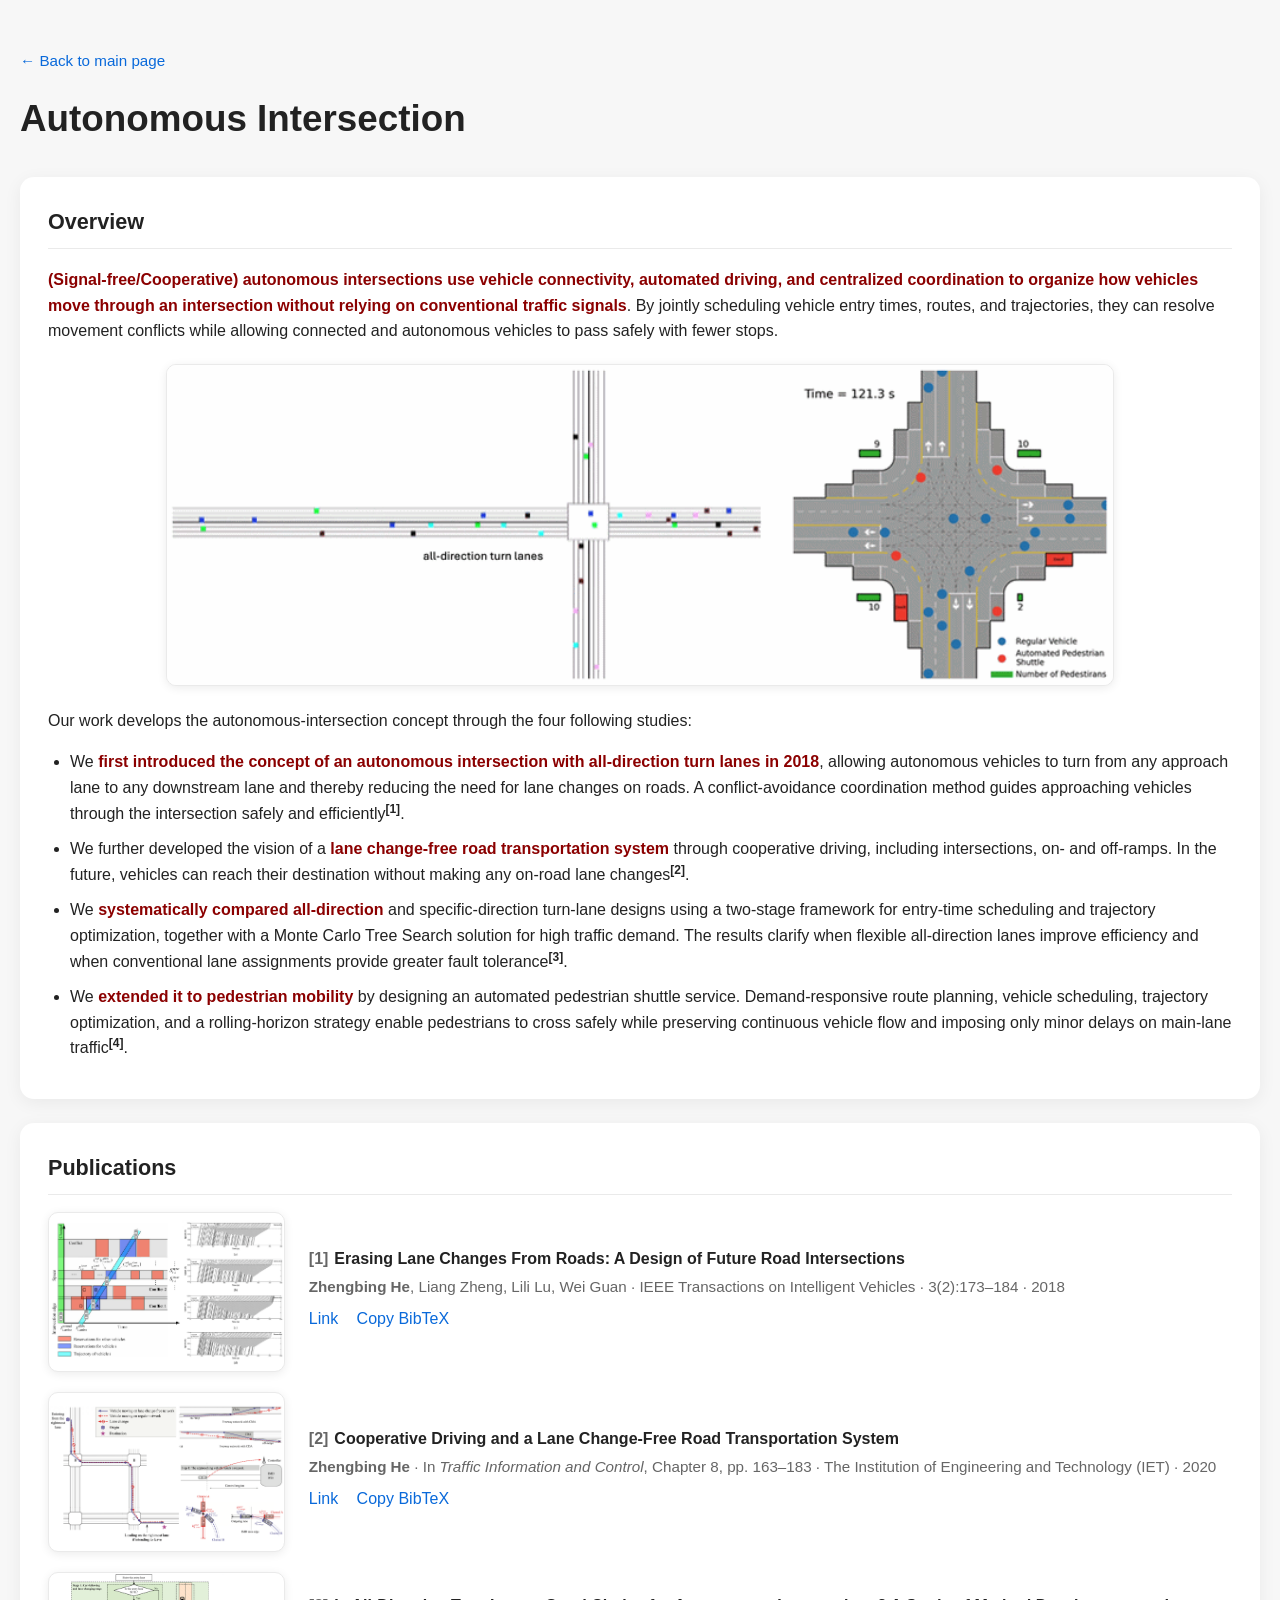
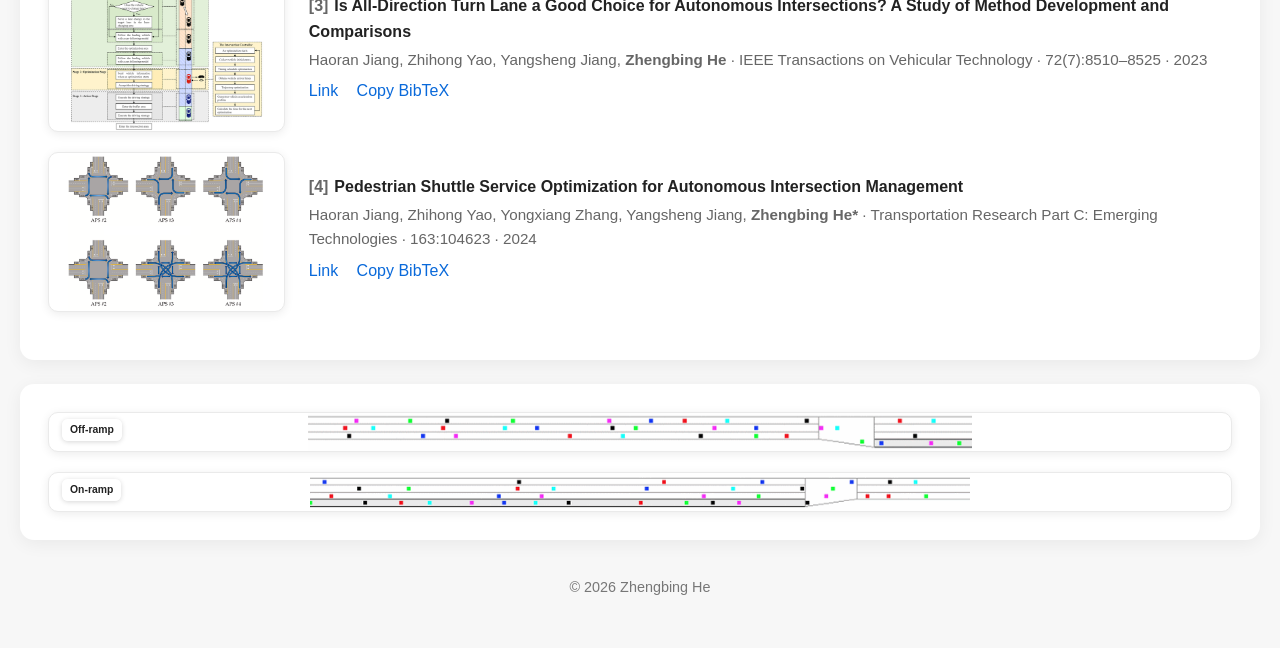
<file: 5/index.html>
<!DOCTYPE html>
<html lang="en">
<head>
  <meta charset="UTF-8" />
  <meta name="viewport" content="width=device-width, initial-scale=1.0" />

  <title>Autonomous Intersection | Zhengbing He</title>
  <meta
    name="description"
    content="Project page for Zhengbing He's research on signal-free autonomous intersections, cooperative driving, lane change-free transportation systems, and pedestrian-aware intersection management."
  />

  <style>
    * { box-sizing: border-box; }
    html { -webkit-text-size-adjust: 100%; text-size-adjust: 100%; }
    body { margin: 0; background: #f7f7f7; color: #222; font-family: -apple-system, BlinkMacSystemFont, "Segoe UI", Arial, sans-serif; line-height: 1.6; }
    img { max-width: 100%; height: auto; }
    .container { max-width: 1440px; margin: 0 auto; padding: 48px 20px; }
    header { margin-bottom: 36px; }
    h1 { margin: 0; font-size: 2.3rem; line-height: 1.2; }
    h2 { margin-top: 0; padding-bottom: 8px; border-bottom: 1px solid #eaeaea; font-size: 1.35rem; }
    p { margin-top: 0; }
    section { margin-bottom: 24px; padding: 28px; border-radius: 14px; background: #fff; box-shadow: 0 4px 18px rgba(0, 0, 0, 0.06); }
    footer { margin-top: 36px; color: #777; font-size: 0.9rem; text-align: center; }
    .back-link, .paper-links a, .paper-links button { color: #0969da; }
    .back-link { display: inline-block; margin-bottom: 24px; font-size: 0.95rem; text-decoration: none; }
    .emphasis { color: #8b0000; }
    .citation-sup { font-size: 0.75em; line-height: 0; }
    .work-list { margin: 12px 0 0; padding-left: 22px; }
    .work-list li { margin-bottom: 10px; }
    .overview-highlight { width: 80%; margin: 20px auto 22px; }
    .overview-highlight img { display: block; width: 100%; border: 1px solid #eaeaea; border-radius: 10px; background: #fff; box-shadow: 0 2px 10px rgba(0, 0, 0, 0.08); }
    .stacked-media figure { position: relative; height: 40px; margin: 0 0 20px; }
    .stacked-media figure:last-child { margin-bottom: 0; }
    .stacked-media img { display: block; width: 100%; height: 100%; object-fit: contain; border: 1px solid #eaeaea; border-radius: 10px; background: #fff; box-shadow: 0 2px 10px rgba(0, 0, 0, 0.08); }
    .stacked-media figcaption { position: absolute; top: 7px; left: 14px; padding: 4px 8px; border-radius: 6px; background: rgba(255, 255, 255, 0.9); color: #222; font-size: 0.65rem; font-weight: 700; line-height: 1.3; box-shadow: 0 1px 5px rgba(0, 0, 0, 0.16); }
    .featured-paper { display: -webkit-box; display: flex; gap: 24px; align-items: center; min-width: 0; }
    .featured-paper figure { -webkit-box-flex: 0; flex: 0 0 20%; height: 160px; min-width: 0; margin: 0; overflow: hidden; border: 1px solid #eaeaea; border-radius: 10px; background: #fff; box-shadow: 0 2px 10px rgba(0, 0, 0, 0.08); }
    .featured-paper img { display: block; width: 100%; height: 100%; object-fit: contain; }
    .featured-paper-content { -webkit-box-flex: 1; flex: 1 1 auto; min-width: 0; }
    .paper { min-width: 0; margin-bottom: 20px; }
    .paper-title { margin-bottom: 4px; font-weight: 700; }
    .paper-index, .paper-meta { color: #666; }
    .paper-index { margin-right: 6px; font-weight: 700; }
    .paper-meta { margin-bottom: 6px; font-size: 0.95rem; }
    .paper-links a, .paper-links button { -webkit-appearance: none; appearance: none; display: inline-block; margin-right: 14px; margin-bottom: 8px; padding: 0; border: 0; background: none; font: inherit; font-weight: 500; text-decoration: none; cursor: pointer; }
    @media (max-width: 600px) {
      .container { padding: 32px 16px; }
      section { padding: 22px; }
      h1 { font-size: 1.9rem; }
      .overview-highlight { width: 100%; }
      .featured-paper { display: block; }
      .featured-paper figure { width: 100%; height: 180px; margin-bottom: 16px; }
    }
  </style>
</head>

<body>
  <main class="container">
    <header>
      <a class="back-link" href="https://www.GoTrafficGo.com">← Back to main page</a>
      <h1>Autonomous Intersection</h1>
    </header>

    <section>
      <h2>Overview</h2>

      <p>
        <strong class="emphasis">(Signal-free/Cooperative) autonomous intersections use vehicle connectivity, automated driving, and centralized coordination to organize how vehicles move through an intersection without relying on conventional traffic signals</strong>.
        By jointly scheduling vehicle entry times, routes, and trajectories, they can resolve movement conflicts while allowing connected and autonomous vehicles to pass safely with fewer stops.        
      </p>

      <figure class="overview-highlight">
        <img src="images/autonomous-intersection.gif" alt="Autonomous intersection coordination demonstration" decoding="async" />
      </figure>

      <p>
        Our work develops the autonomous-intersection concept through the four following studies:
      </p>

      <ul class="work-list">
        <li>
          We <strong class="emphasis">first introduced the concept of an autonomous intersection with all-direction turn lanes in 2018</strong>, allowing autonomous vehicles to turn from any approach lane to any downstream lane and thereby reducing the need for lane changes on roads. A conflict-avoidance coordination method guides approaching vehicles through the intersection safely and efficiently<sup class="citation-sup"><strong>[1]</strong></sup>.
        </li>
        <li>
          We further developed the vision of a <strong class="emphasis">lane change-free road transportation system</strong> through cooperative driving, including intersections, on- and off-ramps. In the future, vehicles can reach their destination without making any on-road lane changes<sup class="citation-sup"><strong>[2]</strong></sup>.
        </li>
        <li>
          We <strong class="emphasis">systematically compared all-direction</strong> and specific-direction turn-lane designs using a two-stage framework for entry-time scheduling and trajectory optimization, together with a Monte Carlo Tree Search solution for high traffic demand. The results clarify when flexible all-direction lanes improve efficiency and when conventional lane assignments provide greater fault tolerance<sup class="citation-sup"><strong>[3]</strong></sup>.
        </li>
        <li>
          We <strong class="emphasis">extended it to pedestrian mobility</strong> by designing an automated pedestrian shuttle service. Demand-responsive route planning, vehicle scheduling, trajectory optimization, and a rolling-horizon strategy enable pedestrians to cross safely while preserving continuous vehicle flow and imposing only minor delays on main-lane traffic<sup class="citation-sup"><strong>[4]</strong></sup>.
        </li>
      </ul>
    </section>

    <section>
      <h2>Publications</h2>

      <div class="paper featured-paper">
        <figure>
          <img
            src="images/erasing-lane.png"
            alt="Erasing lane changes through autonomous intersection design"
            loading="lazy"
            decoding="async"
          />
        </figure>
        <div class="featured-paper-content">
          <div class="paper-title">
            <span class="paper-index">[1]</span>Erasing Lane Changes From Roads: A Design of Future Road Intersections
          </div>
          <div class="paper-meta">
            <strong>Zhengbing He</strong>, Liang Zheng, Lili Lu, Wei Guan · IEEE Transactions on Intelligent Vehicles · 3(2):173–184 · 2018
          </div>
          <div class="paper-links">
            <a href="https://doi.org/10.1109/TIV.2018.2804164" target="_blank" rel="noopener noreferrer">Link</a>
            <button onclick="copyText(bibtexHe2018)">Copy BibTeX</button>
          </div>
        </div>
      </div>

      <div class="paper featured-paper">
        <figure>
          <img
            src="images/cooperative-driving.png"
            alt="Cooperative driving and a lane change-free road transportation system"
            loading="lazy"
            decoding="async"
          />
        </figure>
        <div class="featured-paper-content">
          <div class="paper-title">
            <span class="paper-index">[2]</span>Cooperative Driving and a Lane Change-Free Road Transportation System
          </div>
          <div class="paper-meta">
            <strong>Zhengbing He</strong> · In <em>Traffic Information and Control</em>, Chapter 8, pp. 163–183 · The Institution of Engineering and Technology (IET) · 2020
          </div>
          <div class="paper-links">
            <a href="https://doi.org/10.1049/PBTR026E_ch8" target="_blank" rel="noopener noreferrer">Link</a>
            <button onclick="copyText(bibtexHe2020LaneChangeFree)">Copy BibTeX</button>
          </div>
        </div>
      </div>

      <div class="paper featured-paper">
        <figure>
          <img
            src="images/is-all-direction.png"
            alt="All-direction turn-lane design for autonomous intersections"
            loading="lazy"
            decoding="async"
          />
        </figure>
        <div class="featured-paper-content">
          <div class="paper-title">
            <span class="paper-index">[3]</span>Is All-Direction Turn Lane a Good Choice for Autonomous Intersections? A Study of Method Development and Comparisons
          </div>
          <div class="paper-meta">
            Haoran Jiang, Zhihong Yao, Yangsheng Jiang, <strong>Zhengbing He</strong> · IEEE Transactions on Vehicular Technology · 72(7):8510–8525 · 2023
          </div>
          <div class="paper-links">
            <a href="https://doi.org/10.1109/TVT.2023.3250957" target="_blank" rel="noopener noreferrer">Link</a>
            <button onclick="copyText(bibtexJiang2023)">Copy BibTeX</button>
          </div>
        </div>
      </div>

      <div class="paper featured-paper">
        <figure>
          <img
            src="images/pedestrian-shuttle.png"
            alt="Pedestrian shuttle service for autonomous intersection management"
            loading="lazy"
            decoding="async"
          />
        </figure>
        <div class="featured-paper-content">
          <div class="paper-title">
            <span class="paper-index">[4]</span>Pedestrian Shuttle Service Optimization for Autonomous Intersection Management
          </div>
          <div class="paper-meta">
            Haoran Jiang, Zhihong Yao, Yongxiang Zhang, Yangsheng Jiang, <strong>Zhengbing He*</strong> · Transportation Research Part C: Emerging Technologies · 163:104623 · 2024
          </div>
          <div class="paper-links">
            <a href="https://doi.org/10.1016/j.trc.2024.104623" target="_blank" rel="noopener noreferrer">Link</a>
            <button onclick="copyText(bibtexJiang2024)">Copy BibTeX</button>
          </div>
        </div>
      </div>

    </section>

    <section>
      <div class="stacked-media">
        <figure>
          <img src="images/off-ramp.gif" alt="Autonomous vehicles coordinating at an off-ramp" loading="lazy" decoding="async" />
          <figcaption>Off-ramp</figcaption>
        </figure>
        <figure>
          <img src="images/on-ramp.gif" alt="Autonomous vehicles coordinating at an on-ramp" loading="lazy" decoding="async" />
          <figcaption>On-ramp</figcaption>
        </figure>
      </div>
    </section>

    <footer>
      © 2026 Zhengbing He
    </footer>
  </main>

  <script>
    const bibtexHe2018 = `@article{he2018erasing,
  title = {Erasing Lane Changes From Roads: A Design of Future Road Intersections},
  author = {He, Zhengbing and Zheng, Liang and Lu, Lili and Guan, Wei},
  journal = {IEEE Transactions on Intelligent Vehicles},
  volume = {3},
  number = {2},
  pages = {173--184},
  year = {2018},
  doi = {10.1109/TIV.2018.2804164}
}`;

    const bibtexJiang2024 = `@article{jiang2024pedestrian,
  title = {Pedestrian Shuttle Service Optimization for Autonomous Intersection Management},
  author = {Jiang, Haoran and Yao, Zhihong and Zhang, Yongxiang and Jiang, Yangsheng and He, Zhengbing},
  journal = {Transportation Research Part C: Emerging Technologies},
  volume = {163},
  pages = {104623},
  year = {2024},
  doi = {10.1016/j.trc.2024.104623}
}`;

    const bibtexJiang2023 = `@article{jiang2023allDirection,
  title = {Is All-Direction Turn Lane a Good Choice for Autonomous Intersections? A Study of Method Development and Comparisons},
  author = {Jiang, Haoran and Yao, Zhihong and Jiang, Yangsheng and He, Zhengbing},
  journal = {IEEE Transactions on Vehicular Technology},
  volume = {72},
  number = {7},
  pages = {8510--8525},
  year = {2023},
  doi = {10.1109/TVT.2023.3250957}
}`;

    const bibtexHe2020LaneChangeFree = `@incollection{He2020LaneChangeFree,
  author = {Zhengbing He},
  title = {Cooperative Driving and a Lane Change-Free Road Transportation System},
  booktitle = {Traffic Information and Control},
  editor = {Ruimin Li and Zhengbing He},
  publisher = {The Institution of Engineering and Technology (IET)},
  year = {2020},
  chapter = {8},
  pages = {163--183},
  isbn = {978-1-83953-025-8},
  doi = {10.1049/PBTR026E_ch8}
}`;

    function copyText(text) {
      navigator.clipboard.writeText(text).then(() => {
        alert("BibTeX copied to clipboard.");
      });
    }
  </script>
</body>
</html>
</file>
